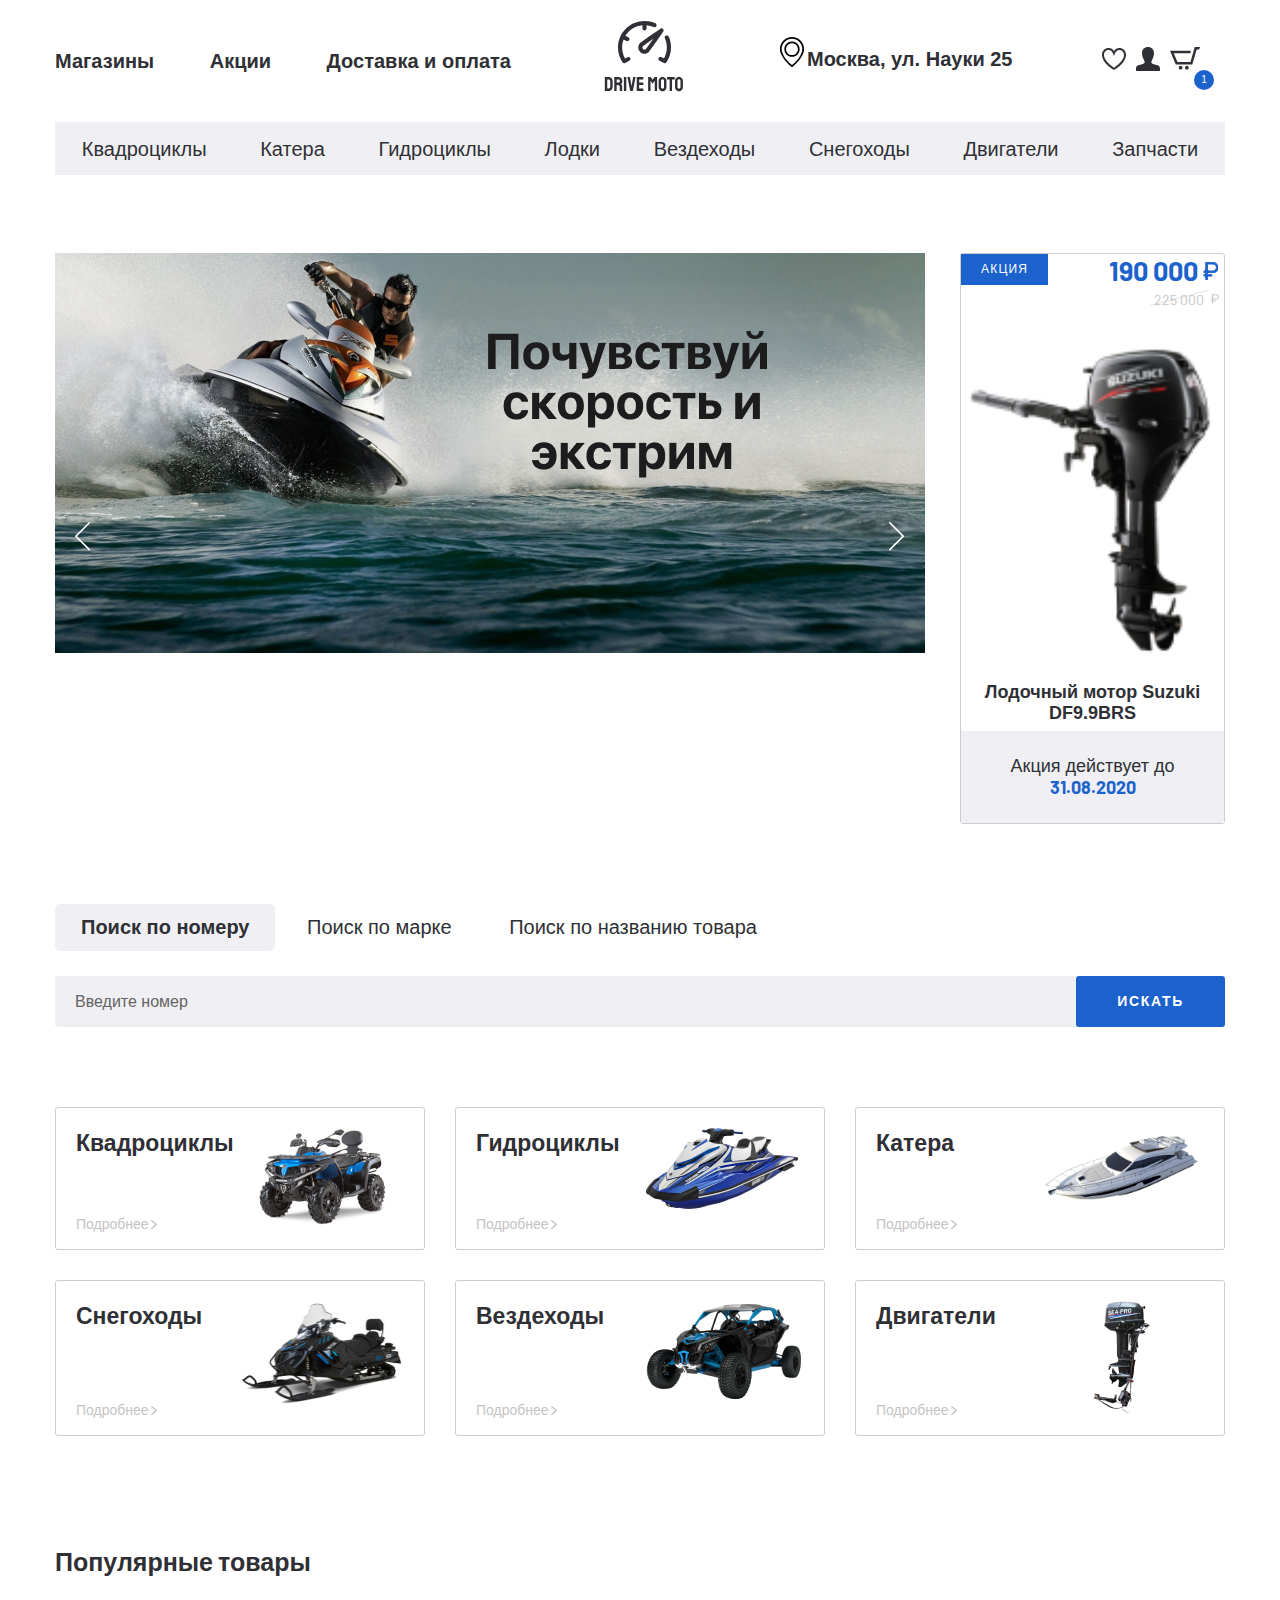
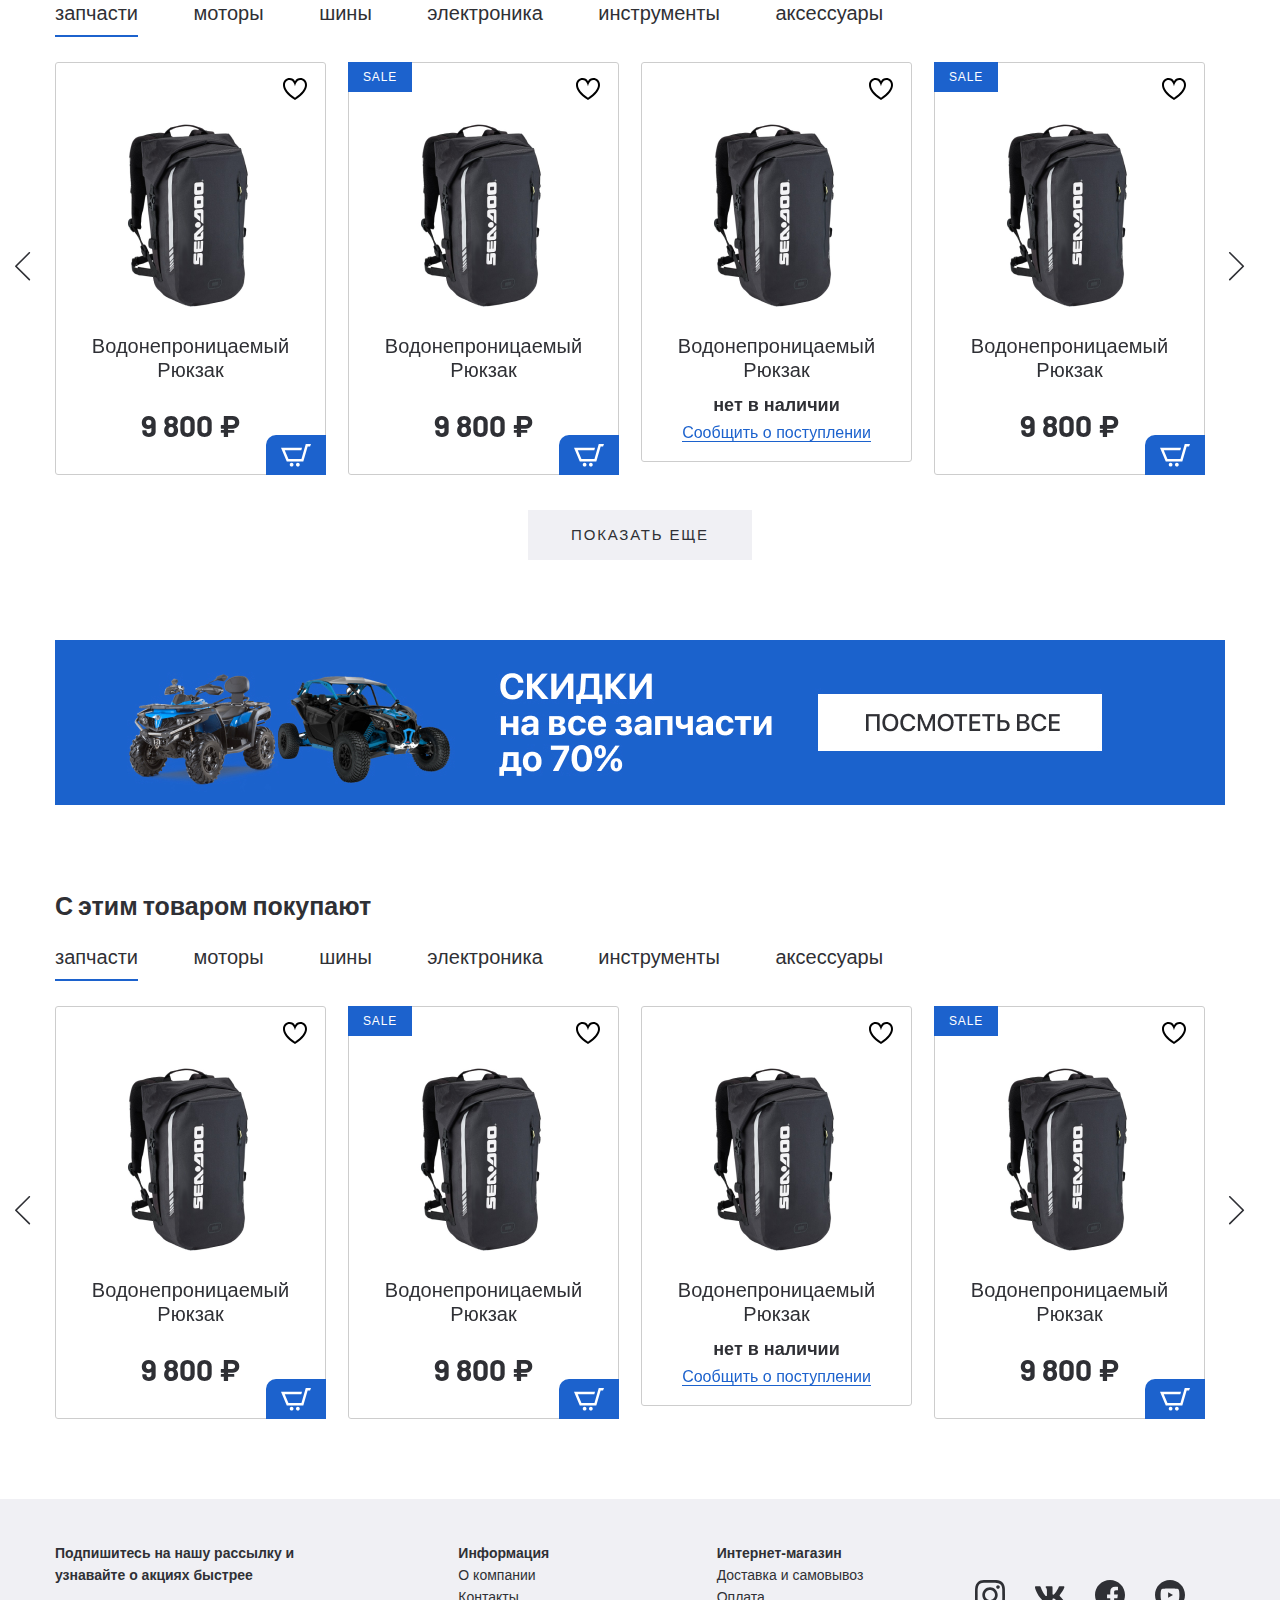
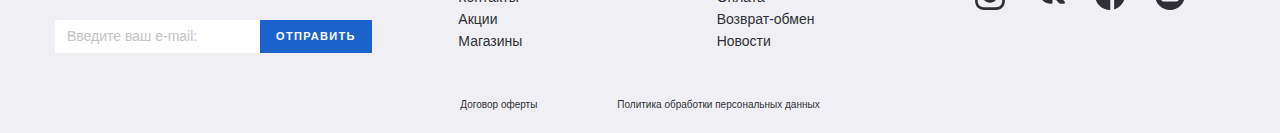
<file: index.html>
<!DOCTYPE html>
<html lang="ru">
<head>
    <meta charset="UTF-8">
    <meta name="viewport" content="width=device-width, initial-scale=1.0">
    <meta http-equiv="X-UA-Compatible" content="ie=edge">
    <title>Document</title>
    <link rel="stylesheet" href="css/normalize.css">
    <link rel="stylesheet" href="css/slick.css">
    <link rel="stylesheet" href="css/fonts.css">
    <link href="https://fonts.googleapis.com/css2?family=Barlow:wght@400;700&display=swap" rel="stylesheet">
    <link rel="stylesheet" href="css/style.css">
</head>
<body>

<header class="header">
    <div class="header__top">
        <div class="container">
            <div class="header__top-inner">
                <nav class="menu">
                    <ul class="menu__list">
                        <li class="menu__item">
                            <a class="menu__link" href="#">
                                Магазины
                            </a>
                        </li>
                        <li class="menu__item">
                            <a class="menu__link" href="#">
                                Акции
                            </a>
                        </li>
                        <li class="menu__item">
                            <a class="menu__link" href="#">
                                Доставка и оплата
                            </a>
                        </li>
                    </ul>
                </nav>
                <a class="logo" href="">
                    <img class="logo__img" src="images/logo.svg" alt="">
                </a>
                <div class="header__box">
                    <p class="header__address">
                        Москва, ул. Науки 25
                    </p>
                    <ul class="user-list">
                        <li class="user-list__item">
                            <a class="user-list__link" href="#">
                                <img src="images/heart.svg" alt="">
                            </a>
                        </li>
                        <li class="user-list__item">
                            <a class="user-list__link" href="#">
                                <img src="images/user.svg" alt="">
                            </a>
                        </li>
                        <li class="user-list__item">
                            <a class="user-list__link basket" href="#">
                                <img src="images/basket.svg" alt="">
                                <p class="basket__num">1</p>
                            </a>
                        </li>
                    </ul>
                </div>
            </div>
        </div>
    </div>
    <div class="header__bottom">
        <div class="container">
            <ul class="menu-categories">
                <li class="menu-categories__item">
                    <a class="menu-categories__link" href="#">Квадроциклы</a>
                </li>
                <li class="menu-categories__item">
                    <a class="menu-categories__link" href="#">Катера</a>
                </li>
                <li class="menu-categories__item">
                    <a class="menu-categories__link" href="#">Гидроциклы</a>
                </li>
                <li class="menu-categories__item">
                    <a class="menu-categories__link" href="#">Лодки</a>
                </li>
                <li class="menu-categories__item">
                    <a class="menu-categories__link" href="#">Вездеходы</a>
                </li>
                <li class="menu-categories__item">
                    <a class="menu-categories__link" href="#">Снегоходы</a>
                </li>
                <li class="menu-categories__item">
                    <a class="menu-categories__link" href="#">Двигатели</a>
                </li>
                <li class="menu-categories__item">
                    <a class="menu-categories__link" href="#">Запчасти</a>
                </li>
            </ul>
        </div>
    </div>
</header>

<section class="banner-section page-section">
    <div class="container">
        <div class="banner-section__inner">
            <div class="banner-section__slider">
                <a class="banner-section__slider-item" href="#">
                    <img class="banner-section__slider-img" src="images/banner-slider.jpg" alt="">
                </a>
                <a class="banner-section__slider-item" href="#">
                    <img class="banner-section__slider-img" src="images/banner-slider.jpg" alt="">
                </a>
                <a class="banner-section__slider-item" href="#">
                    <img class="banner-section__slider-img" src="images/banner-slider.jpg" alt="">
                </a>
            </div>
            <a class="banner-section__item sale-item" href="#">
                <div class="sale-item__top">
                    <p class="sale-item__info">акция</p>
                    <div class="sale-item__price">
                        <div class="price sale-item__price-new">190 000</div>
                        <div class="price sale-item__price-old">225 000</div>
                    </div>
                </div>
                <img class="sale-item__img" src="images/content/sale-1.png" alt="">
                <h5 class="sale-item__title">Лодочный мотор Suzuki DF9.9BRS</h5>
                <p class="sale-item__footer">
                    Акция действует до
                    <span>31.08.2020</span>
                </p>
            </a>
        </div>
    </div>

</section>

<div class="search page-section">
    <div class="container">
        <div class="search__inner">
            <div class="search__tabs">
                <a class="tab search__tabs-item tab--active" href="#tab-1">Поиск по номеру</a>
                <a class="tab search__tabs-item" href="#tab-2">Поиск по марке</a>
                <a class="tab search__tabs-item" href="#tab-3">Поиск по названию товара</a>
            </div>
            <div class="search__content">
                <div id="tab-1" class="tabs-content search__content-item tabs-content--active">
                    <form class="search__content-form">
                        <input class="search__content-input" type="text" placeholder="Введите номер ">
                        <button class="search__content-btn" type="submit">искать</button>
                    </form>
                </div>
                <div id="tab-2" class="tabs-content search__content-item">
                    <form class="search__content-form">
                        <input class="search__content-input" type="text" placeholder="Введите марку ">
                        <button class="search__content-btn" type="submit">искать</button>
                    </form>
                </div>
                <div id="tab-3" class="tabs-content search__content-item">
                    <form class="search__content-form">
                        <input class="search__content-input" type="text" placeholder="Введите название товара ">
                        <button class="search__content-btn" type="submit">искать</button>
                    </form>
                </div>
            </div>
        </div>
    </div>
</div>

<section class="categories page-section">
    <div class="container">
        <div class="categories__inner">
            <a class="categories__item" href="#">
                <div class="categories__item-info">
                    <h4 class="categories__item-title">Квадроциклы</h4>
                    <p class="categories__item-text">Подробнее</p>
                </div>
                <div class="categories__item-img">
                    <img src="images/categories-1.png" alt="">
                </div>
            </a>
            <a class="categories__item" href="#">
                <div class="categories__item-info">
                    <h4 class="categories__item-title">Гидроциклы</h4>
                    <p class="categories__item-text">Подробнее</p>
                </div>
                <div class="categories__item-img">
                    <img src="images/categories-2.png" alt="">
                </div>
            </a>
            <a class="categories__item" href="#">
                <div class="categories__item-info">
                    <h4 class="categories__item-title">Катера</h4>
                    <p class="categories__item-text">Подробнее</p>
                </div>
                <div class="categories__item-img">
                    <img src="images/categories-3.png" alt="">
                </div>
            </a>
            <a class="categories__item" href="#">
                <div class="categories__item-info">
                    <h4 class="categories__item-title">Снегоходы</h4>
                    <p class="categories__item-text">Подробнее</p>
                </div>
                <div class="categories__item-img">
                    <img src="images/categories-4.png" alt="">
                </div>
            </a>
            <a class="categories__item" href="#">
                <div class="categories__item-info">
                    <h4 class="categories__item-title">Вездеходы</h4>
                    <p class="categories__item-text">Подробнее</p>
                </div>
                <div class="categories__item-img">
                    <img src="images/categories-5.png" alt="">
                </div>
            </a>
            <a class="categories__item" href="#">
                <div class="categories__item-info">
                    <h4 class="categories__item-title">Двигатели</h4>
                    <p class="categories__item-text">Подробнее</p>
                </div>
                <div class="categories__item-img">
                    <img src="images/categories-6.png" alt="">
                </div>
            </a>
        </div>
    </div>
</section>

<section class="products page-section">
    <div class="container">
        <div class="products__inner">
            <h3 class="product__title">
                Популярные товары
            </h3>
            <div class="tabs-wrapper">
                <div class="tabs products__tabs">
                    <a class="tab products__tab tab--active" href="#product-tab-1">запчасти</a>
                    <a class="tab products__tab" href="#product-tab-2">моторы</a>
                    <a class="tab products__tab" href="#product-tab-3">шины</a>
                    <a class="tab products__tab" href="#product-tab-4">электроника</a>
                    <a class="tab products__tab" href="#product-tab-5">инструменты</a>
                    <a class="tab products__tab" href="#product-tab-6">аксессуары</a>
                </div>
                <div class="tabs-container products-container">
                    <div class="tabs-content products-content tabs-content--active" id="product-tab-1">
                        <div class="product-slider">
                            <div class="product-slider__item">
                                <div class="product-item__wrapper">
                                    <button class="product-item__favorite"></button>
                                    <button class="product-item__basket">
                                        <img src="images/basket-white.svg" alt="">
                                    </button>
                                    <a class="product-item__notify-link" href="#">
                                        <span>Сообщить о поступлении</span>
                                    </a>
                                    <a class="product-item" href="#">
                                        <p class="product-item__hover-text">посмотреть товар</p>
                                        <img class="product-item__img" src="images/content/product-1.png" alt="">
                                        <h4 class="product-item__title">Водонепроницаемый Рюкзак</h4>
                                        <p class="price product-item__price">9 800 ₽</p>
                                        <p class="product-item__notify-text">нет в наличии</p>
                                    </a>
                                </div>
                            </div>
                            <div class="product-slider__item">
                                <div class="product-item__wrapper">
                                    <button class="product-item__favorite"></button>
                                    <button class="product-item__basket">
                                        <img src="images/basket-white.svg" alt="">
                                    </button>
                                    <a class="product-item__notify-link" href="#">
                                        <span>Сообщить о поступлении</span>
                                    </a>
                                    <a class="product-item product-item--sale" href="#">
                                        <p class="product-item__hover-text">посмотреть товар</p>
                                        <img class="product-item__img" src="images/content/product-1.png" alt="">
                                        <h4 class="product-item__title">Водонепроницаемый Рюкзак</h4>
                                        <p class="price product-item__price">9 800 ₽</p>
                                        <p class="product-item__notify-text">нет в наличии</p>
                                    </a>
                                </div>
                            </div>
                            <div class="product-slider__item">
                                <div class="product-item__wrapper product-item__not-available">
                                    <button class="product-item__favorite"></button>
                                    <button class="product-item__basket">
                                        <img src="images/basket-white.svg" alt="">
                                    </button>
                                    <a class="product-item__notify-link" href="#">
                                        <span>Сообщить о поступлении</span>
                                    </a>
                                    <a class="product-item" href="#">
                                        <p class="product-item__hover-text">посмотреть товар</p>
                                        <img class="product-item__img" src="images/content/product-1.png" alt="">
                                        <h4 class="product-item__title">Водонепроницаемый Рюкзак</h4>
                                        <p class="price product-item__price">9 800 ₽</p>
                                        <p class="product-item__notify-text">нет в наличии</p>
                                    </a>
                                </div>
                            </div>
                            <div class="product-slider__item">
                                <div class="product-item__wrapper">
                                    <button class="product-item__favorite"></button>
                                    <button class="product-item__basket">
                                        <img src="images/basket-white.svg" alt="">
                                    </button>
                                    <a class="product-item__notify-link" href="#">
                                        <span>Сообщить о поступлении</span>
                                    </a>
                                    <a class="product-item product-item--sale" href="#">
                                        <p class="product-item__hover-text">посмотреть товар</p>
                                        <img class="product-item__img" src="images/content/product-1.png" alt="">
                                        <h4 class="product-item__title">Водонепроницаемый Рюкзак</h4>
                                        <p class="price product-item__price">9 800 ₽</p>
                                        <p class="product-item__notify-text">нет в наличии</p>
                                    </a>
                                </div>
                            </div>
                            <div class="product-slider__item">
                                <div class="product-item__wrapper">
                                    <button class="product-item__favorite"></button>
                                    <button class="product-item__basket">
                                        <img src="images/basket-white.svg" alt="">
                                    </button>
                                    <a class="product-item__notify-link" href="#">
                                        <span>Сообщить о поступлении</span>
                                    </a>
                                    <a class="product-item product-item--sale" href="#">
                                        <p class="product-item__hover-text">посмотреть товар</p>
                                        <img class="product-item__img" src="images/content/product-1.png" alt="">
                                        <h4 class="product-item__title">Водонепроницаемый Рюкзак</h4>
                                        <p class="price product-item__price">9 800 ₽</p>
                                        <p class="product-item__notify-text">нет в наличии</p>
                                    </a>
                                </div>
                            </div>
                            <div class="product-slider__item">
                                <div class="product-item__wrapper product-item__not-available">
                                    <button class="product-item__favorite"></button>
                                    <button class="product-item__basket">
                                        <img src="images/basket-white.svg" alt="">
                                    </button>
                                    <a class="product-item__notify-link" href="#">
                                        <span>Сообщить о поступлении</span>
                                    </a>
                                    <a class="product-item product-item--sale" href="#">
                                        <p class="product-item__hover-text">посмотреть товар</p>
                                        <img class="product-item__img" src="images/content/product-1.png" alt="">
                                        <h4 class="product-item__title">Водонепроницаемый Рюкзак</h4>
                                        <p class="price product-item__price">9 800 ₽</p>
                                        <p class="product-item__notify-text">нет в наличии</p>
                                    </a>
                                </div>
                            </div>
                        </div>
                    </div>
                    <div class="tabs-content products-content" id="product-tab-2">
                        <div class="product-slider">
                            <div class="product-slider__item">
                                <div class="product-item__wrapper">
                                    <button class="product-item__favorite"></button>
                                    <button class="product-item__basket">
                                        <img src="images/basket-white.svg" alt="">
                                    </button>
                                    <a class="product-item__notify-link" href="#">
                                        <span>Сообщить о поступлении</span>
                                    </a>
                                    <a class="product-item" href="#">
                                        <p class="product-item__hover-text">посмотреть товар</p>
                                        <img class="product-item__img" src="images/content/product-1.png" alt="">
                                        <h4 class="product-item__title">Водонепроницаемый Рюкзак</h4>
                                        <p class="price product-item__price">9 800 ₽</p>
                                        <p class="product-item__notify-text">нет в наличии</p>
                                    </a>
                                </div>
                            </div>
                            <div class="product-slider__item">
                                <div class="product-item__wrapper">
                                    <button class="product-item__favorite"></button>
                                    <button class="product-item__basket">
                                        <img src="images/basket-white.svg" alt="">
                                    </button>
                                    <a class="product-item__notify-link" href="#">
                                        <span>Сообщить о поступлении</span>
                                    </a>
                                    <a class="product-item product-item--sale" href="#">
                                        <p class="product-item__hover-text">посмотреть товар</p>
                                        <img class="product-item__img" src="images/content/product-1.png" alt="">
                                        <h4 class="product-item__title">Водонепроницаемый Рюкзак</h4>
                                        <p class="price product-item__price">9 800 ₽</p>
                                        <p class="product-item__notify-text">нет в наличии</p>
                                    </a>
                                </div>
                            </div>
                            <div class="product-slider__item">
                                <div class="product-item__wrapper product-item__not-available">
                                    <button class="product-item__favorite"></button>
                                    <button class="product-item__basket">
                                        <img src="images/basket-white.svg" alt="">
                                    </button>
                                    <a class="product-item__notify-link" href="#">
                                        <span>Сообщить о поступлении</span>
                                    </a>
                                    <a class="product-item" href="#">
                                        <p class="product-item__hover-text">посмотреть товар</p>
                                        <img class="product-item__img" src="images/content/product-1.png" alt="">
                                        <h4 class="product-item__title">Водонепроницаемый Рюкзак</h4>
                                        <p class="price product-item__price">9 800 ₽</p>
                                        <p class="product-item__notify-text">нет в наличии</p>
                                    </a>
                                </div>
                            </div>
                            <div class="product-slider__item">
                                <div class="product-item__wrapper">
                                    <button class="product-item__favorite"></button>
                                    <button class="product-item__basket">
                                        <img src="images/basket-white.svg" alt="">
                                    </button>
                                    <a class="product-item__notify-link" href="#">
                                        <span>Сообщить о поступлении</span>
                                    </a>
                                    <a class="product-item product-item--sale" href="#">
                                        <p class="product-item__hover-text">посмотреть товар</p>
                                        <img class="product-item__img" src="images/content/product-1.png" alt="">
                                        <h4 class="product-item__title">Водонепроницаемый Рюкзак</h4>
                                        <p class="price product-item__price">9 800 ₽</p>
                                        <p class="product-item__notify-text">нет в наличии</p>
                                    </a>
                                </div>
                            </div>
                            <div class="product-slider__item">
                                <div class="product-item__wrapper">
                                    <button class="product-item__favorite"></button>
                                    <button class="product-item__basket">
                                        <img src="images/basket-white.svg" alt="">
                                    </button>
                                    <a class="product-item__notify-link" href="#">
                                        <span>Сообщить о поступлении</span>
                                    </a>
                                    <a class="product-item product-item--sale" href="#">
                                        <p class="product-item__hover-text">посмотреть товар</p>
                                        <img class="product-item__img" src="images/content/product-1.png" alt="">
                                        <h4 class="product-item__title">Водонепроницаемый Рюкзак</h4>
                                        <p class="price product-item__price">9 800 ₽</p>
                                        <p class="product-item__notify-text">нет в наличии</p>
                                    </a>
                                </div>
                            </div>
                            <div class="product-slider__item">
                                <div class="product-item__wrapper product-item__not-available">
                                    <button class="product-item__favorite"></button>
                                    <button class="product-item__basket">
                                        <img src="images/basket-white.svg" alt="">
                                    </button>
                                    <a class="product-item__notify-link" href="#">
                                        <span>Сообщить о поступлении</span>
                                    </a>
                                    <a class="product-item product-item--sale" href="#">
                                        <p class="product-item__hover-text">посмотреть товар</p>
                                        <img class="product-item__img" src="images/content/product-1.png" alt="">
                                        <h4 class="product-item__title">Водонепроницаемый Рюкзак</h4>
                                        <p class="price product-item__price">9 800 ₽</p>
                                        <p class="product-item__notify-text">нет в наличии</p>
                                    </a>
                                </div>
                            </div>
                        </div>
                    </div>
                    <div class="tabs-content products-content" id="product-tab-3">slider 3</div>
                    <div class="tabs-content products-content" id="product-tab-4">slider 4</div>
                    <div class="tabs-content products-content" id="product-tab-5">slider 5</div>
                    <div class="tabs-content products-content" id="product-tab-6">slider 6</div>
                </div>
            </div>
            <div class="product__more">
                <a class="product__more-link" href="#">Показать еще</a>
            </div>
        </div>
    </div>
</section>

<div class="banner">
    <div class="container">
        <a class="banner__link" href="#">
            <img src="images/content/banner.jpg" alt="">
        </a>
    </div>
</div>

<section class="products page-section">
    <div class="container">
        <div class="products__inner">
            <h3 class="product__title">
                С этим товаром покупают
            </h3>
            <div class="tabs-wrapper">
                <div class="tabs products__tabs">
                    <a class="tab products__tab tab--active" href="#popular-tab-1">запчасти</a>
                    <a class="tab products__tab" href="#popular-tab-2">моторы</a>
                    <a class="tab products__tab" href="#popular-tab-3">шины</a>
                    <a class="tab products__tab" href="#popular-tab-4">электроника</a>
                    <a class="tab products__tab" href="#popular-tab-5">инструменты</a>
                    <a class="tab products__tab" href="#popular-tab-6">аксессуары</a>
                </div>
                <div class="tabs-container products-container">
                    <div class="tabs-content products-content tabs-content--active" id="popular-tab-1">
                        <div class="product-slider">
                            <div class="product-slider__item">
                                <div class="product-item__wrapper">
                                    <button class="product-item__favorite"></button>
                                    <button class="product-item__basket">
                                        <img src="images/basket-white.svg" alt="">
                                    </button>
                                    <a class="product-item__notify-link" href="#">
                                        <span>Сообщить о поступлении</span>
                                    </a>
                                    <a class="product-item" href="#">
                                        <p class="product-item__hover-text">посмотреть товар</p>
                                        <img class="product-item__img" src="images/content/product-1.png" alt="">
                                        <h4 class="product-item__title">Водонепроницаемый Рюкзак</h4>
                                        <p class="price product-item__price">9 800 ₽</p>
                                        <p class="product-item__notify-text">нет в наличии</p>
                                    </a>
                                </div>
                            </div>
                            <div class="product-slider__item">
                                <div class="product-item__wrapper">
                                    <button class="product-item__favorite"></button>
                                    <button class="product-item__basket">
                                        <img src="images/basket-white.svg" alt="">
                                    </button>
                                    <a class="product-item__notify-link" href="#">
                                        <span>Сообщить о поступлении</span>
                                    </a>
                                    <a class="product-item product-item--sale" href="#">
                                        <p class="product-item__hover-text">посмотреть товар</p>
                                        <img class="product-item__img" src="images/content/product-1.png" alt="">
                                        <h4 class="product-item__title">Водонепроницаемый Рюкзак</h4>
                                        <p class="price product-item__price">9 800 ₽</p>
                                        <p class="product-item__notify-text">нет в наличии</p>
                                    </a>
                                </div>
                            </div>
                            <div class="product-slider__item">
                                <div class="product-item__wrapper product-item__not-available">
                                    <button class="product-item__favorite"></button>
                                    <button class="product-item__basket">
                                        <img src="images/basket-white.svg" alt="">
                                    </button>
                                    <a class="product-item__notify-link" href="#">
                                        <span>Сообщить о поступлении</span>
                                    </a>
                                    <a class="product-item" href="#">
                                        <p class="product-item__hover-text">посмотреть товар</p>
                                        <img class="product-item__img" src="images/content/product-1.png" alt="">
                                        <h4 class="product-item__title">Водонепроницаемый Рюкзак</h4>
                                        <p class="price product-item__price">9 800 ₽</p>
                                        <p class="product-item__notify-text">нет в наличии</p>
                                    </a>
                                </div>
                            </div>
                            <div class="product-slider__item">
                                <div class="product-item__wrapper">
                                    <button class="product-item__favorite"></button>
                                    <button class="product-item__basket">
                                        <img src="images/basket-white.svg" alt="">
                                    </button>
                                    <a class="product-item__notify-link" href="#">
                                        <span>Сообщить о поступлении</span>
                                    </a>
                                    <a class="product-item product-item--sale" href="#">
                                        <p class="product-item__hover-text">посмотреть товар</p>
                                        <img class="product-item__img" src="images/content/product-1.png" alt="">
                                        <h4 class="product-item__title">Водонепроницаемый Рюкзак</h4>
                                        <p class="price product-item__price">9 800 ₽</p>
                                        <p class="product-item__notify-text">нет в наличии</p>
                                    </a>
                                </div>
                            </div>
                            <div class="product-slider__item">
                                <div class="product-item__wrapper">
                                    <button class="product-item__favorite"></button>
                                    <button class="product-item__basket">
                                        <img src="images/basket-white.svg" alt="">
                                    </button>
                                    <a class="product-item__notify-link" href="#">
                                        <span>Сообщить о поступлении</span>
                                    </a>
                                    <a class="product-item product-item--sale" href="#">
                                        <p class="product-item__hover-text">посмотреть товар</p>
                                        <img class="product-item__img" src="images/content/product-1.png" alt="">
                                        <h4 class="product-item__title">Водонепроницаемый Рюкзак</h4>
                                        <p class="price product-item__price">9 800 ₽</p>
                                        <p class="product-item__notify-text">нет в наличии</p>
                                    </a>
                                </div>
                            </div>
                            <div class="product-slider__item">
                                <div class="product-item__wrapper product-item__not-available">
                                    <button class="product-item__favorite"></button>
                                    <button class="product-item__basket">
                                        <img src="images/basket-white.svg" alt="">
                                    </button>
                                    <a class="product-item__notify-link" href="#">
                                        <span>Сообщить о поступлении</span>
                                    </a>
                                    <a class="product-item product-item--sale" href="#">
                                        <p class="product-item__hover-text">посмотреть товар</p>
                                        <img class="product-item__img" src="images/content/product-1.png" alt="">
                                        <h4 class="product-item__title">Водонепроницаемый Рюкзак</h4>
                                        <p class="price product-item__price">9 800 ₽</p>
                                        <p class="product-item__notify-text">нет в наличии</p>
                                    </a>
                                </div>
                            </div>
                        </div>
                    </div>
                    <div class="tabs-content products-content" id="popular-tab-2">
                        <div class="product-slider">
                            <div class="product-slider__item">
                                <div class="product-item__wrapper">
                                    <button class="product-item__favorite"></button>
                                    <button class="product-item__basket">
                                        <img src="images/basket-white.svg" alt="">
                                    </button>
                                    <a class="product-item__notify-link" href="#">
                                        <span>Сообщить о поступлении</span>
                                    </a>
                                    <a class="product-item" href="#">
                                        <p class="product-item__hover-text">посмотреть товар</p>
                                        <img class="product-item__img" src="images/content/product-1.png" alt="">
                                        <h4 class="product-item__title">Водонепроницаемый Рюкзак</h4>
                                        <p class="price product-item__price">9 800 ₽</p>
                                        <p class="product-item__notify-text">нет в наличии</p>
                                    </a>
                                </div>
                            </div>
                            <div class="product-slider__item">
                                <div class="product-item__wrapper">
                                    <button class="product-item__favorite"></button>
                                    <button class="product-item__basket">
                                        <img src="images/basket-white.svg" alt="">
                                    </button>
                                    <a class="product-item__notify-link" href="#">
                                        <span>Сообщить о поступлении</span>
                                    </a>
                                    <a class="product-item product-item--sale" href="#">
                                        <p class="product-item__hover-text">посмотреть товар</p>
                                        <img class="product-item__img" src="images/content/product-1.png" alt="">
                                        <h4 class="product-item__title">Водонепроницаемый Рюкзак</h4>
                                        <p class="price product-item__price">9 800 ₽</p>
                                        <p class="product-item__notify-text">нет в наличии</p>
                                    </a>
                                </div>
                            </div>
                            <div class="product-slider__item">
                                <div class="product-item__wrapper product-item__not-available">
                                    <button class="product-item__favorite"></button>
                                    <button class="product-item__basket">
                                        <img src="images/basket-white.svg" alt="">
                                    </button>
                                    <a class="product-item__notify-link" href="#">
                                        <span>Сообщить о поступлении</span>
                                    </a>
                                    <a class="product-item" href="#">
                                        <p class="product-item__hover-text">посмотреть товар</p>
                                        <img class="product-item__img" src="images/content/product-1.png" alt="">
                                        <h4 class="product-item__title">Водонепроницаемый Рюкзак</h4>
                                        <p class="price product-item__price">9 800 ₽</p>
                                        <p class="product-item__notify-text">нет в наличии</p>
                                    </a>
                                </div>
                            </div>
                            <div class="product-slider__item">
                                <div class="product-item__wrapper">
                                    <button class="product-item__favorite"></button>
                                    <button class="product-item__basket">
                                        <img src="images/basket-white.svg" alt="">
                                    </button>
                                    <a class="product-item__notify-link" href="#">
                                        <span>Сообщить о поступлении</span>
                                    </a>
                                    <a class="product-item product-item--sale" href="#">
                                        <p class="product-item__hover-text">посмотреть товар</p>
                                        <img class="product-item__img" src="images/content/product-1.png" alt="">
                                        <h4 class="product-item__title">Водонепроницаемый Рюкзак</h4>
                                        <p class="price product-item__price">9 800 ₽</p>
                                        <p class="product-item__notify-text">нет в наличии</p>
                                    </a>
                                </div>
                            </div>
                            <div class="product-slider__item">
                                <div class="product-item__wrapper">
                                    <button class="product-item__favorite"></button>
                                    <button class="product-item__basket">
                                        <img src="images/basket-white.svg" alt="">
                                    </button>
                                    <a class="product-item__notify-link" href="#">
                                        <span>Сообщить о поступлении</span>
                                    </a>
                                    <a class="product-item product-item--sale" href="#">
                                        <p class="product-item__hover-text">посмотреть товар</p>
                                        <img class="product-item__img" src="images/content/product-1.png" alt="">
                                        <h4 class="product-item__title">Водонепроницаемый Рюкзак</h4>
                                        <p class="price product-item__price">9 800 ₽</p>
                                        <p class="product-item__notify-text">нет в наличии</p>
                                    </a>
                                </div>
                            </div>
                            <div class="product-slider__item">
                                <div class="product-item__wrapper product-item__not-available">
                                    <button class="product-item__favorite"></button>
                                    <button class="product-item__basket">
                                        <img src="images/basket-white.svg" alt="">
                                    </button>
                                    <a class="product-item__notify-link" href="#">
                                        <span>Сообщить о поступлении</span>
                                    </a>
                                    <a class="product-item product-item--sale" href="#">
                                        <p class="product-item__hover-text">посмотреть товар</p>
                                        <img class="product-item__img" src="images/content/product-1.png" alt="">
                                        <h4 class="product-item__title">Водонепроницаемый Рюкзак</h4>
                                        <p class="price product-item__price">9 800 ₽</p>
                                        <p class="product-item__notify-text">нет в наличии</p>
                                    </a>
                                </div>
                            </div>
                        </div>
                    </div>
                    <div class="tabs-content products-content" id="popular-tab-3">slider 3</div>
                    <div class="tabs-content products-content" id="popular-tab-4">slider 4</div>
                    <div class="tabs-content products-content" id="popular-tab-5">slider 5</div>
                    <div class="tabs-content products-content" id="popular-tab-6">slider 6</div>
                </div>
            </div>
        </div>
    </div>
</section>

<footer class="footer">
    <div class="container">
        <div class="footer__top">
            <div class="footer__top-inner">
                <div class="footer__top-item footer__top-newsletter">
                    <h6 class="footer__top-title">Подпишитесь на нашу рассылку и узнавайте о акциях быстрее</h6>
                    <form class="footer-form">
                        <input class="footer-form-input" type="text" placeholder="Введите ваш e-mail:">
                        <button class="footer-form-btn" type="submit">Отправить</button>
                    </form>
                </div>
                <div class="footer__top-item">
                    <h6 class="footer__top-title">Информация</h6>
                    <ul class="footer-list">
                        <li class="footer-list__item"><a href="#">О компании</a></li>
                        <li class="footer-list__item"><a href="#">Контакты</a></li>
                        <li class="footer-list__item"><a href="#">Акции</a></li>
                        <li class="footer-list__item"><a href="#">Магазины</a></li>
                    </ul>
                </div>
                <div class="footer__top-item">
                    <h6 class="footer__top-title">Интернет-магазин</h6>
                    <ul class="footer-list">
                        <li class="footer-list__item"><a href="#">Доставка и самовывоз</a></li>
                        <li class="footer-list__item"><a href="#">Оплата</a></li>
                        <li class="footer-list__item"><a href="#">Возврат-обмен</a></li>
                        <li class="footer-list__item"><a href="#">Новости</a></li>
                    </ul>
                </div>
                <div class="footer__top-item footer__top-social">
                    <h6 class="footer__top-title"></h6>
                    <ul class="social-list">
                        <li class="social-list__item">
                            <a href="#">
                                <img src="images/instagram.svg" alt="">
                            </a>
                        </li>
                        <li class="social-list__item">
                            <a href="#">
                                <img src="images/vk.svg" alt="">
                            </a>
                        </li>
                        <li class="social-list__item">
                            <a href="#">
                                <img src="images/facebook.svg" alt="">
                            </a>
                        </li>
                        <li class="social-list__item">
                            <a href="#">
                                <img src="images/youtube.svg" alt="">
                            </a>
                        </li>
                    </ul>
                </div>
            </div>
        </div>
        <div class="footer__bottom">
            <a class="footer__bottom-link" href="#">Договор оферты</a>
            <a class="footer__bottom-link" href="#">Политика обработки персональных данных</a>
        </div>
    </div>
</footer>

<script src="https://ajax.googleapis.com/ajax/libs/jquery/3.4.1/jquery.min.js"></script>
<script src="js/slick.min.js"></script>
<script src="js/main.js"></script>
</body>
</html>
</file>
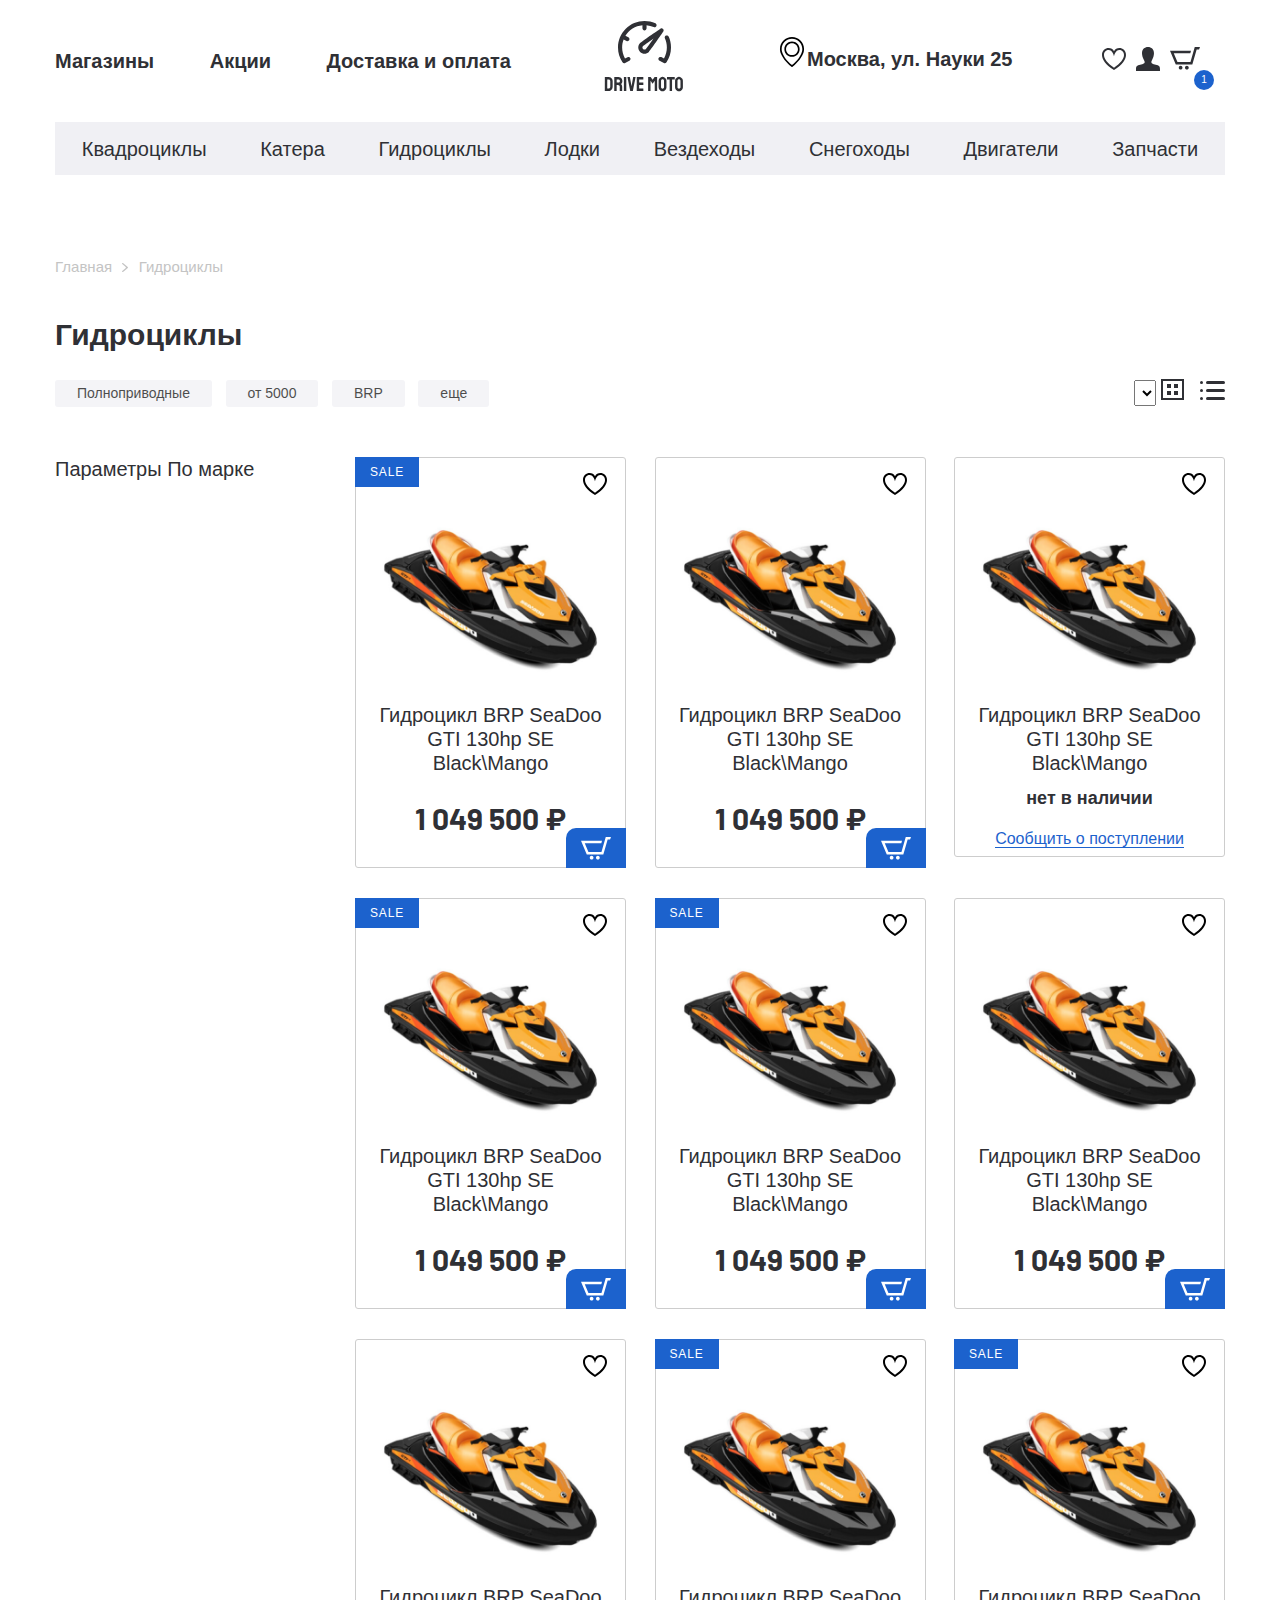
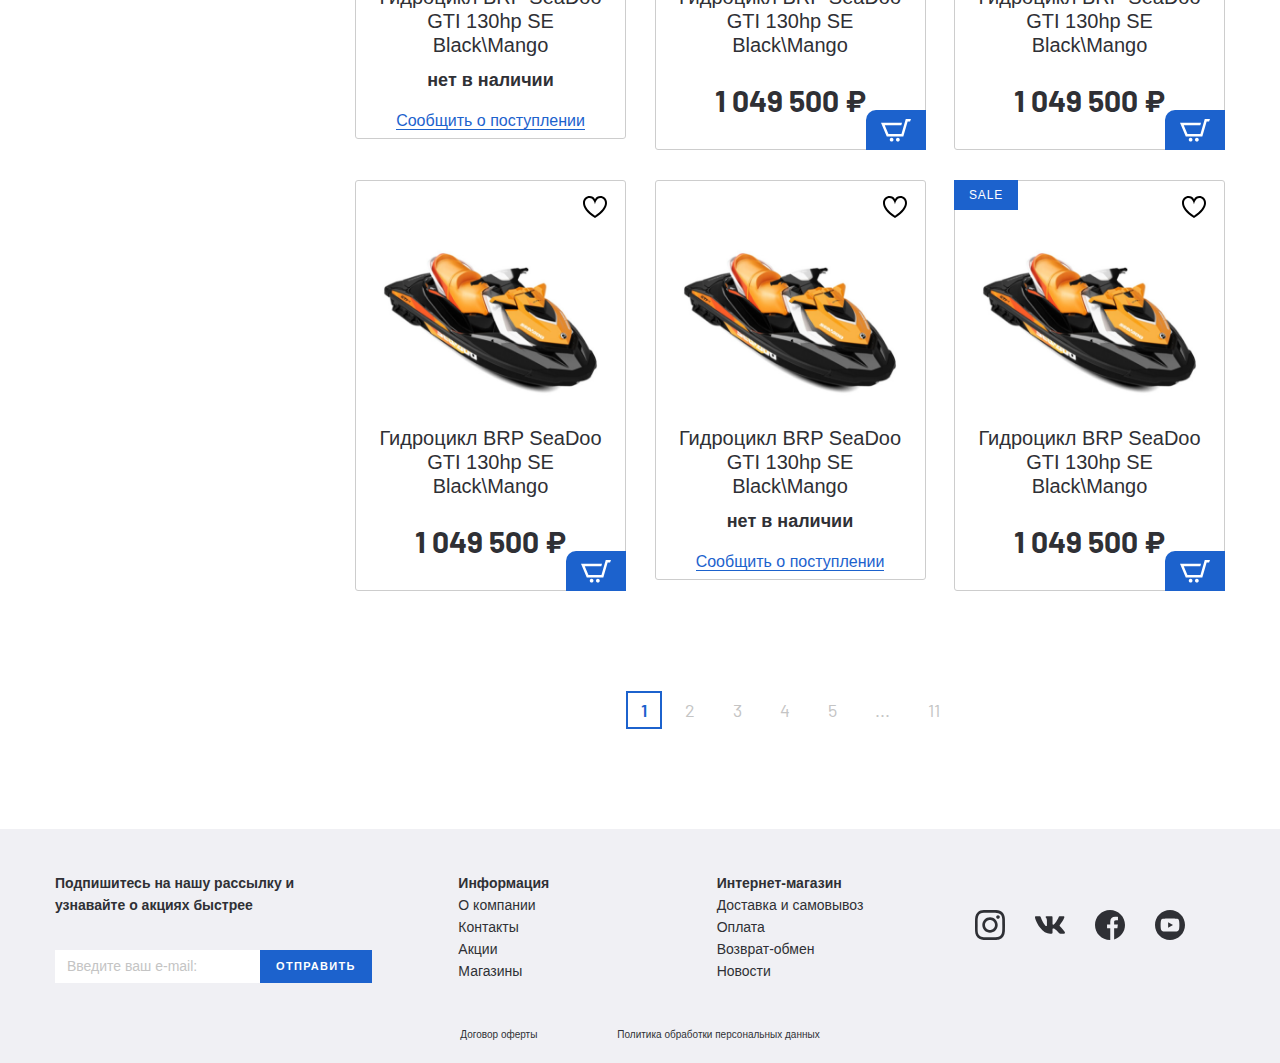
<file: catalog.html>
<!DOCTYPE html>
<html lang="ru">
<head>
    <meta charset="UTF-8">
    <meta name="viewport" content="width=device-width, initial-scale=1.0">
    <meta http-equiv="X-UA-Compatible" content="ie=edge">
    <title>Document</title>
    <link rel="stylesheet" href="css/normalize.css">
    <link rel="stylesheet" href="css/slick.css">
    <link rel="stylesheet" href="css/fonts.css">
    <link href="https://fonts.googleapis.com/css2?family=Barlow:wght@400;700&display=swap" rel="stylesheet">
    <link rel="stylesheet" href="css/style.css">
</head>
<body>

<header class="header">
    <div class="header__top">
        <div class="container">
            <div class="header__top-inner">
                <nav class="menu">
                    <ul class="menu__list">
                        <li class="menu__item">
                            <a class="menu__link" href="#">
                                Магазины
                            </a>
                        </li>
                        <li class="menu__item">
                            <a class="menu__link" href="#">
                                Акции
                            </a>
                        </li>
                        <li class="menu__item">
                            <a class="menu__link" href="#">
                                Доставка и оплата
                            </a>
                        </li>
                    </ul>
                </nav>
                <a class="logo" href="">
                    <img class="logo__img" src="images/logo.svg" alt="">
                </a>
                <div class="header__box">
                    <p class="header__address">
                        Москва, ул. Науки 25
                    </p>
                    <ul class="user-list">
                        <li class="user-list__item">
                            <a class="user-list__link" href="#">
                                <img src="images/heart.svg" alt="">
                            </a>
                        </li>
                        <li class="user-list__item">
                            <a class="user-list__link" href="#">
                                <img src="images/user.svg" alt="">
                            </a>
                        </li>
                        <li class="user-list__item">
                            <a class="user-list__link basket" href="#">
                                <img src="images/basket.svg" alt="">
                                <p class="basket__num">1</p>
                            </a>
                        </li>
                    </ul>
                </div>
            </div>
        </div>
    </div>
    <div class="header__bottom">
        <div class="container">
            <ul class="menu-categories">
                <li class="menu-categories__item">
                    <a class="menu-categories__link" href="#">Квадроциклы</a>
                </li>
                <li class="menu-categories__item">
                    <a class="menu-categories__link" href="#">Катера</a>
                </li>
                <li class="menu-categories__item">
                    <a class="menu-categories__link" href="#">Гидроциклы</a>
                </li>
                <li class="menu-categories__item">
                    <a class="menu-categories__link" href="#">Лодки</a>
                </li>
                <li class="menu-categories__item">
                    <a class="menu-categories__link" href="#">Вездеходы</a>
                </li>
                <li class="menu-categories__item">
                    <a class="menu-categories__link" href="#">Снегоходы</a>
                </li>
                <li class="menu-categories__item">
                    <a class="menu-categories__link" href="#">Двигатели</a>
                </li>
                <li class="menu-categories__item">
                    <a class="menu-categories__link" href="#">Запчасти</a>
                </li>
            </ul>
        </div>
    </div>
</header>

<div class="breadcrumbs">
    <div class="container">
        <ul class="breadcrumbs__list">
            <li class="breadcrumbs__list-item">
                <a href="#">Главная</a>
            </li>
            <li class="breadcrumbs__list-item">
                <span>Гидроциклы</span>
            </li>
        </ul>
    </div>
</div>

<section class="catalog">
    <div class="container">
        <h2 class="catalog__title">Гидроциклы</h2>
        <div class="catalog__filter">
            <div class="catalog__filter-items">
                <button>Полноприводные</button>
                <button>от 5000</button>
                <button>BRP</button>
                <button>еще</button>
            </div>
            <div class="catalog__filter-btn">
                <select>
                    <option value=""></option>
                    <option value=""></option>
                    <option value=""></option>
                </select>
                <button class="catalog__filter-btngrid">
                    <svg width="23" height="21" viewBox="0 0 23 21" fill="none" xmlns="http://www.w3.org/2000/svg">
                        <rect x="1" y="1" width="21" height="19" stroke="#2F3035" stroke-width="2"/>
                        <rect x="7" y="6" width="2" height="2" fill="#2F3035" stroke="#2F3035" stroke-width="2"/>
                        <rect x="7" y="13" width="2" height="2" fill="#2F3035" stroke="#2F3035" stroke-width="2"/>
                        <rect x="14" y="6" width="2" height="2" fill="#2F3035" stroke="#2F3035" stroke-width="2"/>
                        <rect x="14" y="13" width="2" height="2" fill="#2F3035" stroke="#2F3035" stroke-width="2"/>
                    </svg>
                </button>
                <button class="catalog__filter-btnline">
                    <svg width="25" height="19" viewBox="0 0 25 19" fill="none" xmlns="http://www.w3.org/2000/svg">
                        <g opacity="1">
                            <rect x="6" width="19" height="3" rx="1.5" fill="#2F3035"/>
                            <rect x="6" y="8" width="19" height="3" rx="1.5" fill="#2F3035"/>
                            <rect x="6" y="16" width="19" height="3" rx="1.5" fill="#2F3035"/>
                            <rect width="3" height="3" rx="1.5" fill="#2F3035"/>
                            <rect y="8" width="3" height="3" rx="1.5" fill="#2F3035"/>
                            <rect y="16" width="3" height="3" rx="1.5" fill="#2F3035"/>
                        </g>
                    </svg>
                </button>
            </div>
        </div>
        <div class="catalog__inner">
            <aside class="catalog__inner-aside aside-filter">
                <div class="tabs-wrapper">
                    <div class="tabs aside-filter__tabs">
                        <a class="tab aside-filter__tab tab-active" href="#">Параметры</a>
                        <a class="tab aside-filter__tab" href="#">По марке</a>
                    </div>
                    <div class="tabs-container">
                        <div class="tabs-content aside-filter__content">

                        </div>
                        <div class="tabs-content aside-filter__content">content-2</div>
                    </div>
                </div>
            </aside>
            <div class="catalog__inner-list">
                <div class="product-item__wrapper">
                    <button class="product-item__favorite"></button>
                    <button class="product-item__basket">
                        <img src="images/basket-white.svg" alt="">
                    </button>
                    <a class="product-item__notify-link" href="#">
                        <span>Сообщить о поступлении</span>
                    </a>
                    <a class="product-item product-item--sale" href="#">
                        <p class="product-item__hover-text">посмотреть товар</p>
                        <img class="product-item__img" src="images/content/gidrotsikl-1.png" alt="">
                        <h4 class="product-item__title">Гидроцикл BRP SeaDoo GTI 130hp SE Black\Mango</h4>
                        <p class="price product-item__price">1 049 500 ₽</p>
                        <p class="product-item__notify-text">нет в наличии</p>
                    </a>
                </div>
                <div class="product-item__wrapper">
                    <button class="product-item__favorite"></button>
                    <button class="product-item__basket">
                        <img src="images/basket-white.svg" alt="">
                    </button>
                    <a class="product-item__notify-link" href="#">
                        <span>Сообщить о поступлении</span>
                    </a>
                    <a class="product-item" href="#">
                        <p class="product-item__hover-text">посмотреть товар</p>
                        <img class="product-item__img" src="images/content/gidrotsikl-1.png" alt="">
                        <h4 class="product-item__title">Гидроцикл BRP SeaDoo GTI 130hp SE Black\Mango</h4>
                        <p class="price product-item__price">1 049 500 ₽</p>
                        <p class="product-item__notify-text">нет в наличии</p>
                    </a>
                </div>
                <div class="product-item__wrapper product-item__not-available">
                    <button class="product-item__favorite"></button>
                    <button class="product-item__basket">
                        <img src="images/basket-white.svg" alt="">
                    </button>
                    <a class="product-item__notify-link" href="#">
                        <span>Сообщить о поступлении</span>
                    </a>
                    <a class="product-item" href="#">
                        <p class="product-item__hover-text">посмотреть товар</p>
                        <img class="product-item__img" src="images/content/gidrotsikl-1.png" alt="">
                        <h4 class="product-item__title">Гидроцикл BRP SeaDoo GTI 130hp SE Black\Mango</h4>
                        <p class="price product-item__price">1 049 500 ₽</p>
                        <p class="product-item__notify-text">нет в наличии</p>
                    </a>
                </div>
                <div class="product-item__wrapper">
                    <button class="product-item__favorite"></button>
                    <button class="product-item__basket">
                        <img src="images/basket-white.svg" alt="">
                    </button>
                    <a class="product-item__notify-link" href="#">
                        <span>Сообщить о поступлении</span>
                    </a>
                    <a class="product-item product-item--sale" href="#">
                        <p class="product-item__hover-text">посмотреть товар</p>
                        <img class="product-item__img" src="images/content/gidrotsikl-1.png" alt="">
                        <h4 class="product-item__title">Гидроцикл BRP SeaDoo GTI 130hp SE Black\Mango</h4>
                        <p class="price product-item__price">1 049 500 ₽</p>
                        <p class="product-item__notify-text">нет в наличии</p>
                    </a>
                </div>
                <div class="product-item__wrapper">
                    <button class="product-item__favorite"></button>
                    <button class="product-item__basket">
                        <img src="images/basket-white.svg" alt="">
                    </button>
                    <a class="product-item__notify-link" href="#">
                        <span>Сообщить о поступлении</span>
                    </a>
                    <a class="product-item product-item--sale" href="#">
                        <p class="product-item__hover-text">посмотреть товар</p>
                        <img class="product-item__img" src="images/content/gidrotsikl-1.png" alt="">
                        <h4 class="product-item__title">Гидроцикл BRP SeaDoo GTI 130hp SE Black\Mango</h4>
                        <p class="price product-item__price">1 049 500 ₽</p>
                        <p class="product-item__notify-text">нет в наличии</p>
                    </a>
                </div>
                <div class="product-item__wrapper">
                    <button class="product-item__favorite"></button>
                    <button class="product-item__basket">
                        <img src="images/basket-white.svg" alt="">
                    </button>
                    <a class="product-item__notify-link" href="#">
                        <span>Сообщить о поступлении</span>
                    </a>
                    <a class="product-item" href="#">
                        <p class="product-item__hover-text">посмотреть товар</p>
                        <img class="product-item__img" src="images/content/gidrotsikl-1.png" alt="">
                        <h4 class="product-item__title">Гидроцикл BRP SeaDoo GTI 130hp SE Black\Mango</h4>
                        <p class="price product-item__price">1 049 500 ₽</p>
                        <p class="product-item__notify-text">нет в наличии</p>
                    </a>
                </div>
                <div class="product-item__wrapper product-item__not-available">
                    <button class="product-item__favorite"></button>
                    <button class="product-item__basket">
                        <img src="images/basket-white.svg" alt="">
                    </button>
                    <a class="product-item__notify-link" href="#">
                        <span>Сообщить о поступлении</span>
                    </a>
                    <a class="product-item" href="#">
                        <p class="product-item__hover-text">посмотреть товар</p>
                        <img class="product-item__img" src="images/content/gidrotsikl-1.png" alt="">
                        <h4 class="product-item__title">Гидроцикл BRP SeaDoo GTI 130hp SE Black\Mango</h4>
                        <p class="price product-item__price">1 049 500 ₽</p>
                        <p class="product-item__notify-text">нет в наличии</p>
                    </a>
                </div>
                <div class="product-item__wrapper">
                    <button class="product-item__favorite"></button>
                    <button class="product-item__basket">
                        <img src="images/basket-white.svg" alt="">
                    </button>
                    <a class="product-item__notify-link" href="#">
                        <span>Сообщить о поступлении</span>
                    </a>
                    <a class="product-item product-item--sale" href="#">
                        <p class="product-item__hover-text">посмотреть товар</p>
                        <img class="product-item__img" src="images/content/gidrotsikl-1.png" alt="">
                        <h4 class="product-item__title">Гидроцикл BRP SeaDoo GTI 130hp SE Black\Mango</h4>
                        <p class="price product-item__price">1 049 500 ₽</p>
                        <p class="product-item__notify-text">нет в наличии</p>
                    </a>
                </div>
                <div class="product-item__wrapper">
                    <button class="product-item__favorite"></button>
                    <button class="product-item__basket">
                        <img src="images/basket-white.svg" alt="">
                    </button>
                    <a class="product-item__notify-link" href="#">
                        <span>Сообщить о поступлении</span>
                    </a>
                    <a class="product-item product-item--sale" href="#">
                        <p class="product-item__hover-text">посмотреть товар</p>
                        <img class="product-item__img" src="images/content/gidrotsikl-1.png" alt="">
                        <h4 class="product-item__title">Гидроцикл BRP SeaDoo GTI 130hp SE Black\Mango</h4>
                        <p class="price product-item__price">1 049 500 ₽</p>
                        <p class="product-item__notify-text">нет в наличии</p>
                    </a>
                </div>
                <div class="product-item__wrapper">
                    <button class="product-item__favorite"></button>
                    <button class="product-item__basket">
                        <img src="images/basket-white.svg" alt="">
                    </button>
                    <a class="product-item__notify-link" href="#">
                        <span>Сообщить о поступлении</span>
                    </a>
                    <a class="product-item" href="#">
                        <p class="product-item__hover-text">посмотреть товар</p>
                        <img class="product-item__img" src="images/content/gidrotsikl-1.png" alt="">
                        <h4 class="product-item__title">Гидроцикл BRP SeaDoo GTI 130hp SE Black\Mango</h4>
                        <p class="price product-item__price">1 049 500 ₽</p>
                        <p class="product-item__notify-text">нет в наличии</p>
                    </a>
                </div>
                <div class="product-item__wrapper product-item__not-available">
                    <button class="product-item__favorite"></button>
                    <button class="product-item__basket">
                        <img src="images/basket-white.svg" alt="">
                    </button>
                    <a class="product-item__notify-link" href="#">
                        <span>Сообщить о поступлении</span>
                    </a>
                    <a class="product-item" href="#">
                        <p class="product-item__hover-text">посмотреть товар</p>
                        <img class="product-item__img" src="images/content/gidrotsikl-1.png" alt="">
                        <h4 class="product-item__title">Гидроцикл BRP SeaDoo GTI 130hp SE Black\Mango</h4>
                        <p class="price product-item__price">1 049 500 ₽</p>
                        <p class="product-item__notify-text">нет в наличии</p>
                    </a>
                </div>
                <div class="product-item__wrapper">
                    <button class="product-item__favorite"></button>
                    <button class="product-item__basket">
                        <img src="images/basket-white.svg" alt="">
                    </button>
                    <a class="product-item__notify-link" href="#">
                        <span>Сообщить о поступлении</span>
                    </a>
                    <a class="product-item product-item--sale" href="#">
                        <p class="product-item__hover-text">посмотреть товар</p>
                        <img class="product-item__img" src="images/content/gidrotsikl-1.png" alt="">
                        <h4 class="product-item__title">Гидроцикл BRP SeaDoo GTI 130hp SE Black\Mango</h4>
                        <p class="price product-item__price">1 049 500 ₽</p>
                        <p class="product-item__notify-text">нет в наличии</p>
                    </a>
                </div>
                <div class="pagination">
                    <ul class="pagination-list">
                        <li class="pagination-list__item active"><a href="#">1</a></li>
                        <li class="pagination-list__item"><a href="#">2</a></li>
                        <li class="pagination-list__item"><a href="#">3</a></li>
                        <li class="pagination-list__item"><a href="#">4</a></li>
                        <li class="pagination-list__item"><a href="#">5</a></li>
                        <li class="pagination-list__item pagination-list__item-dots"><span>...</span></li>
                        <li class="pagination-list__item"><a href="#">11</a></li>
                    </ul>
                </div>
            </div>
        </div>
    </div>
</section>

<footer class="footer">
    <div class="container">
        <div class="footer__top">
            <div class="footer__top-inner">
                <div class="footer__top-item footer__top-newsletter">
                    <h6 class="footer__top-title">Подпишитесь на нашу рассылку и узнавайте о акциях быстрее</h6>
                    <form class="footer-form">
                        <input class="footer-form-input" type="text" placeholder="Введите ваш e-mail:">
                        <button class="footer-form-btn" type="submit">Отправить</button>
                    </form>
                </div>
                <div class="footer__top-item">
                    <h6 class="footer__top-title">Информация</h6>
                    <ul class="footer-list">
                        <li class="footer-list__item"><a href="#">О компании</a></li>
                        <li class="footer-list__item"><a href="#">Контакты</a></li>
                        <li class="footer-list__item"><a href="#">Акции</a></li>
                        <li class="footer-list__item"><a href="#">Магазины</a></li>
                    </ul>
                </div>
                <div class="footer__top-item">
                    <h6 class="footer__top-title">Интернет-магазин</h6>
                    <ul class="footer-list">
                        <li class="footer-list__item"><a href="#">Доставка и самовывоз</a></li>
                        <li class="footer-list__item"><a href="#">Оплата</a></li>
                        <li class="footer-list__item"><a href="#">Возврат-обмен</a></li>
                        <li class="footer-list__item"><a href="#">Новости</a></li>
                    </ul>
                </div>
                <div class="footer__top-item footer__top-social">
                    <h6 class="footer__top-title"></h6>
                    <ul class="social-list">
                        <li class="social-list__item">
                            <a href="#">
                                <img src="images/instagram.svg" alt="">
                            </a>
                        </li>
                        <li class="social-list__item">
                            <a href="#">
                                <img src="images/vk.svg" alt="">
                            </a>
                        </li>
                        <li class="social-list__item">
                            <a href="#">
                                <img src="images/facebook.svg" alt="">
                            </a>
                        </li>
                        <li class="social-list__item">
                            <a href="#">
                                <img src="images/youtube.svg" alt="">
                            </a>
                        </li>
                    </ul>
                </div>
            </div>
        </div>
        <div class="footer__bottom">
            <a class="footer__bottom-link" href="#">Договор оферты</a>
            <a class="footer__bottom-link" href="#">Политика обработки персональных данных</a>
        </div>
    </div>
</footer>

<script src="https://ajax.googleapis.com/ajax/libs/jquery/3.4.1/jquery.min.js"></script>
<script src="js/slick.min.js"></script>
<script src="js/main.js"></script>
</body>
</html>
</file>
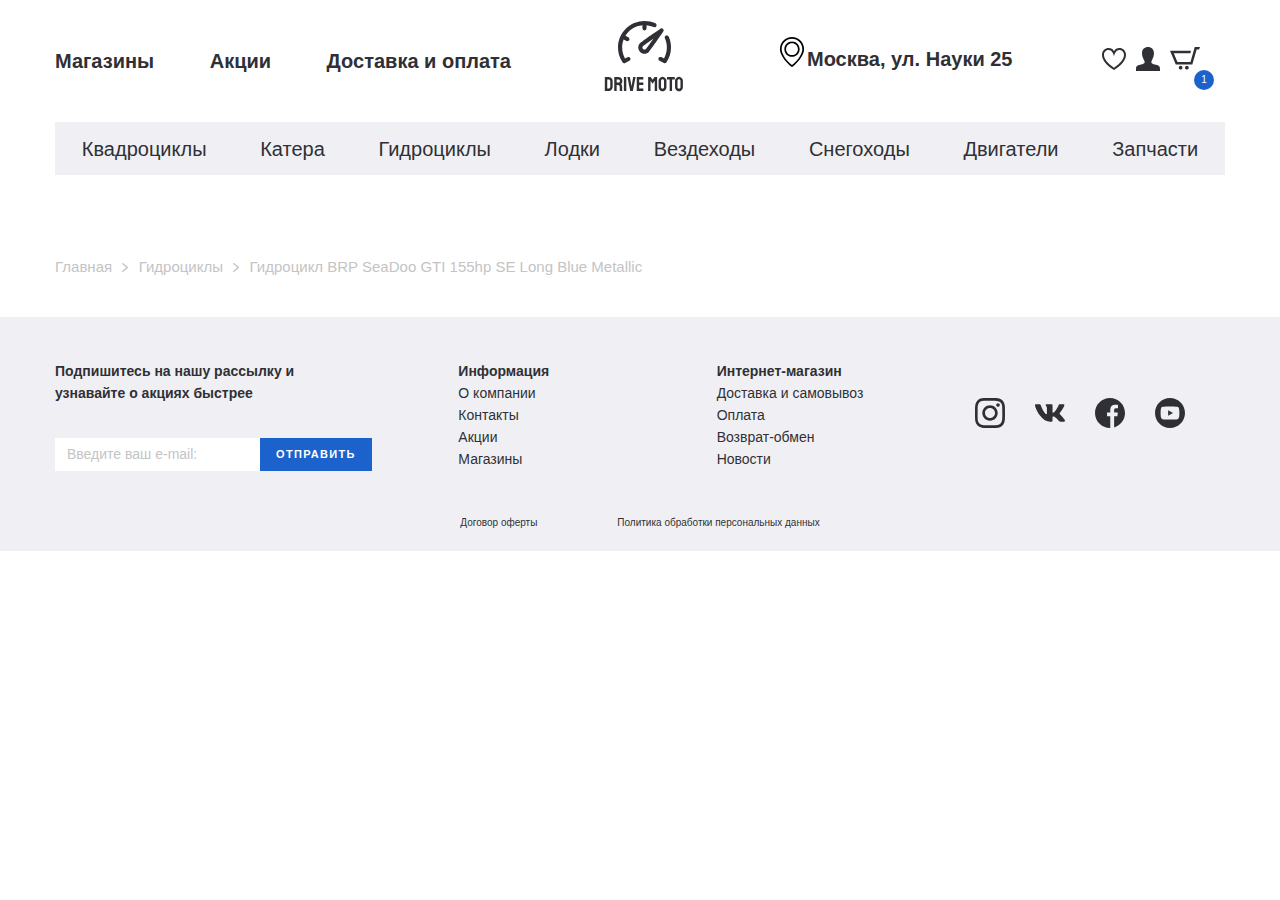
<file: product-page.html>
<!DOCTYPE html>
<html lang="ru">
<head>
    <meta charset="UTF-8">
    <meta name="viewport" content="width=device-width, initial-scale=1.0">
    <meta http-equiv="X-UA-Compatible" content="ie=edge">
    <title>Document</title>
    <link rel="stylesheet" href="css/normalize.css">
    <link rel="stylesheet" href="css/slick.css">
    <link rel="stylesheet" href="css/fonts.css">
    <link href="https://fonts.googleapis.com/css2?family=Barlow:wght@400;700&display=swap" rel="stylesheet">
    <link rel="stylesheet" href="css/style.css">
</head>
<body>

<header class="header">
    <div class="header__top">
        <div class="container">
            <div class="header__top-inner">
                <nav class="menu">
                    <ul class="menu__list">
                        <li class="menu__item">
                            <a class="menu__link" href="#">
                                Магазины
                            </a>
                        </li>
                        <li class="menu__item">
                            <a class="menu__link" href="#">
                                Акции
                            </a>
                        </li>
                        <li class="menu__item">
                            <a class="menu__link" href="#">
                                Доставка и оплата
                            </a>
                        </li>
                    </ul>
                </nav>
                <a class="logo" href="">
                    <img class="logo__img" src="images/logo.svg" alt="">
                </a>
                <div class="header__box">
                    <p class="header__address">
                        Москва, ул. Науки 25
                    </p>
                    <ul class="user-list">
                        <li class="user-list__item">
                            <a class="user-list__link" href="#">
                                <img src="images/heart.svg" alt="">
                            </a>
                        </li>
                        <li class="user-list__item">
                            <a class="user-list__link" href="#">
                                <img src="images/user.svg" alt="">
                            </a>
                        </li>
                        <li class="user-list__item">
                            <a class="user-list__link basket" href="#">
                                <img src="images/basket.svg" alt="">
                                <p class="basket__num">1</p>
                            </a>
                        </li>
                    </ul>
                </div>
            </div>
        </div>
    </div>
    <div class="header__bottom">
        <div class="container">
            <ul class="menu-categories">
                <li class="menu-categories__item">
                    <a class="menu-categories__link" href="#">Квадроциклы</a>
                </li>
                <li class="menu-categories__item">
                    <a class="menu-categories__link" href="#">Катера</a>
                </li>
                <li class="menu-categories__item">
                    <a class="menu-categories__link" href="#">Гидроциклы</a>
                </li>
                <li class="menu-categories__item">
                    <a class="menu-categories__link" href="#">Лодки</a>
                </li>
                <li class="menu-categories__item">
                    <a class="menu-categories__link" href="#">Вездеходы</a>
                </li>
                <li class="menu-categories__item">
                    <a class="menu-categories__link" href="#">Снегоходы</a>
                </li>
                <li class="menu-categories__item">
                    <a class="menu-categories__link" href="#">Двигатели</a>
                </li>
                <li class="menu-categories__item">
                    <a class="menu-categories__link" href="#">Запчасти</a>
                </li>
            </ul>
        </div>
    </div>
</header>

<div class="breadcrumbs">
    <div class="container">
        <ul class="breadcrumbs__list">
            <li class="breadcrumbs__list-item">
                <a href="#">Главная</a>
            </li>
            <li class="breadcrumbs__list-item">
                <a href="#">Гидроциклы</a>
            </li>
            <li class="breadcrumbs__list-item">
                <span>Гидроцикл BRP SeaDoo GTI 155hp SE Long Blue Metallic</span>
            </li>
        </ul>
    </div>
</div>

<footer class="footer">
    <div class="container">
        <div class="footer__top">
            <div class="footer__top-inner">
                <div class="footer__top-item footer__top-newsletter">
                    <h6 class="footer__top-title">Подпишитесь на нашу рассылку и узнавайте о акциях быстрее</h6>
                    <form class="footer-form">
                        <input class="footer-form-input" type="text" placeholder="Введите ваш e-mail:">
                        <button class="footer-form-btn" type="submit">Отправить</button>
                    </form>
                </div>
                <div class="footer__top-item">
                    <h6 class="footer__top-title">Информация</h6>
                    <ul class="footer-list">
                        <li class="footer-list__item"><a href="#">О компании</a></li>
                        <li class="footer-list__item"><a href="#">Контакты</a></li>
                        <li class="footer-list__item"><a href="#">Акции</a></li>
                        <li class="footer-list__item"><a href="#">Магазины</a></li>
                    </ul>
                </div>
                <div class="footer__top-item">
                    <h6 class="footer__top-title">Интернет-магазин</h6>
                    <ul class="footer-list">
                        <li class="footer-list__item"><a href="#">Доставка и самовывоз</a></li>
                        <li class="footer-list__item"><a href="#">Оплата</a></li>
                        <li class="footer-list__item"><a href="#">Возврат-обмен</a></li>
                        <li class="footer-list__item"><a href="#">Новости</a></li>
                    </ul>
                </div>
                <div class="footer__top-item footer__top-social">
                    <h6 class="footer__top-title"></h6>
                    <ul class="social-list">
                        <li class="social-list__item">
                            <a href="#">
                                <img src="images/instagram.svg" alt="">
                            </a>
                        </li>
                        <li class="social-list__item">
                            <a href="#">
                                <img src="images/vk.svg" alt="">
                            </a>
                        </li>
                        <li class="social-list__item">
                            <a href="#">
                                <img src="images/facebook.svg" alt="">
                            </a>
                        </li>
                        <li class="social-list__item">
                            <a href="#">
                                <img src="images/youtube.svg" alt="">
                            </a>
                        </li>
                    </ul>
                </div>
            </div>
        </div>
        <div class="footer__bottom">
            <a class="footer__bottom-link" href="#">Договор оферты</a>
            <a class="footer__bottom-link" href="#">Политика обработки персональных данных</a>
        </div>
    </div>
</footer>

<script src="https://ajax.googleapis.com/ajax/libs/jquery/3.4.1/jquery.min.js"></script>
<script src="js/slick.min.js"></script>
<script src="js/main.js"></script>
</body>
</html>
</file>
<file: css/fonts.css>
@font-face {
    font-family: 'SFProDisplay-Regular', sans-serif;
    src: url('../fonts/SFProDisplay-Regular.woff2') format('woff2'),
    url('../fonts/SFProDisplay-Regular.woff') format('woff');
    font-weight: 400;
    font-style: normal;
    font-display: swap;
}

@font-face {
    font-family: 'SFProDisplay-Medium', sans-serif;
    src: url('../fonts/SFProDisplay-Medium.woff2') format('woff2'),
    url('../fonts/SFProDisplay-Medium.woff') format('woff');
    font-weight: 500;
    font-style: normal;
    font-display: swap;
}

@font-face {
    font-family: 'SFProDisplay-Semibold', sans-serif;
    src: url('../fonts/SFProDisplay-Semibold.woff2') format('woff2'),
    url('../fonts/SFProDisplay-Semibold.woff') format('woff');
    font-weight: 600;
    font-style: normal;
    font-display: swap;
}

@font-face {
    font-family: 'SFProDisplay-Bold', sans-serif;
    src: url('../fonts/SFProDisplay-Bold.woff2') format('woff2'),
    url('../fonts/SFProDisplay-Bold.woff') format('woff');
    font-weight: 700;
    font-style: normal;
    font-display: swap;
}
</file>
<file: css/style.css>
html {
    box-sizing: border-box;
}

*, *::before, *::after {
    box-sizing: inherit;
}

a {
    text-decoration: none;
    color: inherit;
    display: inline-block;
}

ul, li {
    margin: 0;
    padding: 0;
    list-style: none;
}

h1, h2, h3, h4, h5, h6 {
    margin: 0;
}

p {
    margin: 0;
}

body {
    color: #2F3035;
    font-family: 'SFProDisplay-Regular', sans-serif;
    font-size: 20px;
    line-height: 24px;
    font-weight: 400;
}

.container {
    max-width: 1200px;
    padding: 0 15px;
    margin: 0 auto;
}

.page-section {
    margin-bottom: 80px;
}

.header__top-inner {
    display: flex;
    justify-content: space-between;
    align-items: center;
    min-height: 122px;
    font-family: 'SFProDisplay-Bold', sans-serif;
    font-weight: 700;
}

.menu__item {
    display: inline-block;
}

.menu__item + .menu__item {
    padding-left: 50px;
}

.header__box {
    display: flex;
}

.header__address {
    margin-right: 60px;
    width: 265px;
    padding-left: 30px;
    position: relative;
}

.header__address::before {
    content: '';
    position: absolute;
    background-image: url('../images/address-icon.svg');
    width: 30px;
    height: 30px;
    left: 0;
    top: -10px;
}

.user-list {
    display: flex;
    align-items: center;
    margin-right: 15px;
}

.user-list__item {
    padding-right: 10px;
}

.basket {
    position: relative;
}

.basket__num {
    position: absolute;
    font-family: 'SFProDisplay-Medium', sans-serif;
    color: #ffffff;
    font-weight: 500;
    font-size: 10px;
    line-height: 20px;
    width: 20px;
    height: 20px;
    background-color: #1C62CD;
    border-radius: 50%;
    text-align: center;
    bottom: -15px;
    right: -14px;
}

.header__bottom {
    margin-bottom: 78px;
}

.menu-categories {
    background-color: #F0F0F4;
    display: flex;
    justify-content: space-around;
    align-items: center;
    min-height: 53px;
}

.menu-categories__link {
    transition: all .3s;
    padding: 15px 0 14px;
    position: relative;
}

.menu-categories__link::before {
    content: '';
    position: absolute;
    width: 0;
    left: auto;
    bottom: -2px;
    right: 0;
    background-color: #1C62CD;
    height: 3px;
    transition: all .3s;
}

.menu-categories__link:hover {
    color: #000000;
}

.menu-categories__link:hover::before {
    width: 100%;
    left: 0;
    right: auto;
}

.banner-section__inner {
    display: flex;
    justify-content: space-between;
}

.banner-section__slider {
    max-width: 870px;
}

.banner-section__slider-img {
    object-fit: cover;
    min-height: 400px;
}

.banner-section__slider-btn,
.product-slider__slider-btn {
    position: absolute;
    top: 50%;
    transform: translateY(-50%);
    background-color: transparent;
    border: none;
    margin: 0;
    padding: 0;
    z-index: 5;
    cursor: pointer;
    outline: none;
}

.banner-section__slider-btnprev {
    left: 20px;
}

.banner-section__slider-btnnext {
    right: 20px;
}

.slick-dots {
    position: absolute;
    bottom: 40px;
    left: 0;
    right: 0;
    text-align: center;
}

.slick-dots li {
    display: inline-block;
    padding: 0 5px;
}

.slick-dots button {
    padding: 0;
    font-size: 0;
    margin: 0;
    width: 11px;
    height: 11px;
    border: 1px solid #ffffff;
    border-radius: 50%;
    background-color: transparent;
}

li.slick-active button {
    background-color: #ffffff;
    outline: none;
}

.sale-item {
    max-width: 265px;
    text-align: center;
    border: 1px solid #CDCDCD;
    border-radius: 3px;
    display: flex;
    flex-direction: column;
    justify-content: space-between;
}

.sale-item__top {
    display: flex;
    justify-content: space-between;
    align-items: flex-start;
}

.sale-item__info {
    color: #ffffff;
    background-color: #1C62CD;
    padding: 8px 20px;
    text-transform: uppercase;
    font-size: 12px;
    line-height: 15px;
    letter-spacing: 0.1em;
}

.price {
    font-family: 'Barlow', sans-serif;
    position: relative;
}

.sale-item__price {
    text-align: right;
}

.sale-item__price-new {
    font-weight: 700;
    font-size: 27px;
    line-height: 32px;
    color: #1C62CD;
    padding-right: 20px;
    margin-right: 6px;
}

.sale-item__price-new::after {
    content: '';
    background-image: url('../images/icons-price.svg');
    position: absolute;
    right: 0;
    top: 8px;
    width: 15px;
    height: 18px;
}

.sale-item__price-old {
    font-weight: 400;
    font-size: 14px;
    line-height: 17px;
    color: #C4C4C4;
    margin-right: 15px;
    background-image: url('../images/old-line.svg');
    padding: 2px 5px;
    background-repeat: no-repeat;
    display: inline-block;
}

.sale-item__price-old::after {
    content: '';
    background-image: url('../images/icons-price-old.svg');
    position: absolute;
    right: -10px;
    top: 5px;
    width: 8px;
    height: 10px;
}

.sale-item__footer {
    background-color: #F0F0F4;
    padding: 25px 20px;
    font-size: 18px;
    line-height: 21px;
}

.sale-item__img {
    object-fit: contain;
}

.sale-item__title {
    font-size: 18px;
    line-height: 21px;
    font-family: 'SFProDisplay-Bold', sans-serif;
    font-weight: 700;
    margin-bottom: 7px;
}

.sale-item__footer span {
    color: #1C62CD;
    display: block;
    font-family: 'Barlow', sans-serif;
    font-weight: 700;
}

.search__tabs {
    margin-bottom: 25px;
}

.search__tabs-item {
    padding: 11px 26px 12px;
}

.search__tabs-item.tab--active {
    border-radius: 5px;
    background-color: #F0F0F4;
    font-family: 'SFProDisplay-Bold', sans-serif;
    font-weight: 700;
}

.tabs-content {
    display: none;
}

.tabs-content.tabs-content--active {
    display: block;
}

.search__content-form {
    display: flex;
}

.search__content-input {
    background: #F0F0F4;
    border-radius: 3px;
    padding: 5px 20px;
    border: none;
    font-size: 16px;
    line-height: 19px;
    width: 100%;
}

.search__content-input::placeholder {
    color: #656464;
}

.search__content-btn {
    font-family: 'SFProDisplay-Bold', sans-serif;
    font-weight: bold;
    font-size: 14px;
    line-height: 17px;
    letter-spacing: 0.12em;
    text-transform: uppercase;
    color: #ffffff;
    background: #1C62CD;
    border-radius: 3px;
    padding: 17px 41px;
    border: none;
    margin-left: -3px;
    cursor: pointer;
}

.categories__inner {
    display: flex;
    justify-content: space-between;
    flex-wrap: wrap;
}

.categories__item {
    margin-bottom: 30px;
    border: 1px solid #CDCDCD;
    border-radius: 3px;
    width: 370px;
    display: flex;
    justify-content: space-between;
    padding: 20px 20px 16px;
    transition: all .3s;
}

.categories__item:hover {
    box-shadow: 3px 3px 20px rgba(50, 50, 50, 0.25);
}

.categories__item-info {
    width: 50%;
    display: flex;
    flex-direction: column;
    justify-content: space-between;
}

.categories__item-title {
    font-family: 'Barlow', sans-serif;
    font-weight: bold;
    font-size: 23px;
    line-height: 28px;
    transition: all .3s;
}

.categories__item:hover .categories__item-title {
    color: #1C62CD;
}

.categories__item-text {
    font-size: 14px;
    line-height: 17px;
    color: #C4C4C4;
}

.categories__item-text::after {
    content: url('../images/link-arrow.svg');
    padding-left: 2px;
}

.categories__item-img {
    text-align: center;
    width: 50%;
}

.categories__item-img img {
    max-width: 100%;
}

.product__title {
    font-family: 'Barlow', sans-serif;
    font-weight: bold;
    font-size: 25px;
    line-height: 30px;
    margin-bottom: 25px;
}

.products__tabs {
    margin-bottom: 25px;
}

.products__tab {
    padding-bottom: 10px;
}

.products__tab + .products__tab {
    margin-left: 50px;
}

.products__tab.tab--active {
    border-bottom: 2px solid #1C62CD;
}

.product-item__wrapper {
    position: relative;
    width: 271px;
}

.product-item {
    border: 1px solid #CDCDCD;
    border-radius: 3px;
    text-align: center;
    padding: 52px 20px 31px;
    width: 271px;
    transition: all .3s;
    min-height: 400px;
}

.product-item:hover {
    box-shadow: 3px 3px 20px rgba(50, 50, 50, 0.25);
    color: #1C62CD;
}

.product-item__favorite {
    position: absolute;
    top: 16px;
    right: 19px;
    width: 24px;
    height: 22px;
    background-color: transparent;
    outline: none;
    border: none;
}

.product-item__favorite::before {
    content: '';
    position: absolute;
    background-image: url('../images/favorite.svg');
    width: 24px;
    height: 22px;
    top: 0;
    left: 0;
    cursor: pointer;
}

.product-item__favorite--active::before {
    background-image: url('../images/favorite-active.svg');
}

.product-item__title {
    font-weight: normal;
    padding: 14px 0 25px;
}

.product-item__basket {
    position: absolute;
    width: 60px;
    height: 40px;
    background: #1C62CD;
    border-radius: 10px 0 0 0;
    bottom: 0;
    right: 0;
    outline: none;
    border: none;
    padding-top: 7px;
    cursor: pointer;
    z-index: 10;
}

/*.product-item__basket::before {*/
/*    content: '';*/
/*    position: absolute;*/
/*    background-image: url('../images/basket-white.svg');*/
/*    width: 30px;*/
/*    height: 23px;*/
/*    background-repeat: no-repeat;*/
/*    top: 10px;*/
/*    left: 14px;*/
/*}*/

.product-item__price {
    font-weight: bold;
    font-size: 30px;
    line-height: 36px;
}

.product-item__hover-text {
    padding: 18px 21px;
    background-color: rgba(255, 255, 255, .9);
    box-shadow: 0 0 15px rgba(0, 0, 0, 0.2);
    border-radius: 3px;
    display: inline-block;
    position: absolute;
    top: 30%;
    opacity: 0;
    transition: all .3s;
}

.product-item:hover .product-item__hover-text {
    opacity: 1;
    color: #2F3035;
}

.product-item:hover .product-item__notify-text {
    color: #2F3035;
}

.product-item--sale::before {
    content: 'sale';
    padding: 8px 15px;
    color: #ffffff;
    background-color: #1C62CD;
    text-transform: uppercase;
    position: absolute;
    left: 0;
    top: 0;
    font-size: 12px;
    line-height: 14px;
    letter-spacing: 0.07em;
}

.product-item__wrapper.product-item__not-available .product-item__price {
    display: none;
}

.product-item__notify-text {
    display: none;
    font-weight: 700;
    font-size: 18px;
    line-height: 21px;
    color: #2F3035;
}

.product-item__wrapper.product-item__not-available .product-item__notify-text {
    display: block;
}

.product-item__wrapper.product-item__not-available .product-item__basket {
    display: none;
}

.product-item__notify-link {
    display: none;
}

.product-item__wrapper.product-item__not-available .product-item__title {
    padding-bottom: 13px;
}

.product-item__wrapper.product-item__not-available .product-item__notify-link {
    display: block;
    position: absolute;
    font-size: 16px;
    line-height: 19px;
    color: #1C62CD;
    bottom: 20px;
    left: 0;
    right: 0;
    text-align: center;
}

.product-item__wrapper.product-item__not-available .product-item__notify-link span {
    border-bottom: 1px solid #1C62CD;
}

.product-slider__slider-btnprev {
    left: -40px;
}

.product-slider__slider-btnnext {
    right: -20px;
}

.slick-slide img {
    display: inline;
}

.product__more {
    text-align: center;
    margin-top: 35px;
}

.product__more-link {
    font-size: 15px;
    line-height: 18px;
    letter-spacing: 0.12em;
    text-transform: uppercase;
    background: #F0F0F4;
    padding: 16px 43px;
}

.banner {
    margin-bottom: 80px;
}

.footer {
    background: #F0F0F4;
}

.footer__top {
    padding-top: 43px;
}

.footer__top-inner {
    display: flex;
    justify-content: space-between;
}

.footer__top-item.footer__top-newsletter {
    width: 295px;
    margin-right: 50px;
}

.footer__top-title {
    font-weight: bold;
    font-size: 14px;
    line-height: 22px;
}

.footer-form {
    margin-top: 34px;
    display: flex;
    justify-content: space-between;
}

.footer-form-input {
    background-color: #ffffff;
    border: none;
    font-size: 14px;
    line-height: 17px;
    padding: 0 12px;
}

.footer-form-input::placeholder {
    color: #C4C4C4;
}

.footer-form-btn {
    text-transform: uppercase;
    padding: 10px 16px;
    border: none;
    background-color: #1C62CD;
    color: #ffffff;
    font-family: 'SFProDisplay-Semibold', sans-serif;
    font-weight: 600;
    font-size: 11px;
    line-height: 13px;
    letter-spacing: 0.12em;
    outline: none;
    cursor: pointer;
}


.footer__top-item {
    width: 200px;
}

.footer-list {
    font-size: 14px;
    line-height: 22px;
}

.footer__top-item.footer__top-social {
    width: 250px;
}

.social-list {
    display: flex;
    align-items: center;
    height: 100%;
}

.social-list__item + .social-list__item {
    margin-left: 30px;
}

.footer__bottom {
    padding: 46px 0 22px;
    display: flex;
    justify-content: center;
}

.footer__bottom-link {
    font-size: 10px;
    line-height: 12px;
    margin: 0 40px;
}

.breadcrumbs {
    margin-bottom: 40px;
}

.breadcrumbs__list-item {
    display: inline-block;
    padding-right: 16px;
    margin-right: 5px;
    position: relative;
    font-size: 15px;
    line-height: 18px;
    color: #C4C4C4;
}

.breadcrumbs__list-item::after {
    content: '';
    position: absolute;
    background-image: url('../images/link-arrow.svg');
    width: 6px;
    height: 9px;
    right: 0;
    bottom: 4px;
}

.breadcrumbs__list-item:last-child::after {
    display: none;
}

.catalog {
    margin-bottom: 100px;
}

.catalog__title {
    font-family: 'SFProDisplay-Bold', sans-serif;
    font-weight: bold;
    font-size: 30px;
    line-height: 36px;
    margin-bottom: 26px;
}

.catalog__filter {
    display: flex;
    justify-content: space-between;
    margin-bottom: 50px;
}

.catalog__filter-items button{
    font-size: 14px;
    line-height: 17px;
    opacity: 0.7;
    background: #F0F0F4;
    border-radius: 3px;
    border: none;
    outline: none;
    padding: 5px 22px;
    cursor: pointer;
}

.catalog__filter-items button + button {
    margin-left: 8px;
}

.catalog__filter-btn button {
    background-color: transparent;
    border: none;
    outline: none;
    cursor: pointer;
    margin: 0;
    padding: 0;
}

.catalog__filter-btn button + button {
    margin-left: 10px;
}

button.catalog__filter-btngrid {}

button.catalog__filter-btnline {}

.catalog__inner {
    display: flex;
}

.catalog__inner-aside {
    min-width: 290px;
    margin-right: 10px;
}

.catalog__inner-list {
    display: flex;
    justify-content: space-between;
    flex-wrap: wrap;
}

.catalog__inner-list .product-item__wrapper {
    margin-bottom: 30px;
}
.product-item__img {
    max-width: 100%;
}

.pagination {
    width: 100%;
    margin-top: 70px;
}

.pagination-list {
    display: flex;
    justify-content: center;
}

.pagination-list__item {
    font-family: 'Barlow', sans-serif;
    padding: 6px 13px;
    border: 2px solid transparent;
    margin: 0 4px;
    font-size: 18px;
    line-height: 22px;
    color: #C4C4C4;
}

.pagination-list__item.active {
    font-weight: 600;
    border: 2px solid #1C62CD;
    color: #1C62CD;
}

.pagination-list__item a {
    display: block;
}
</file>
